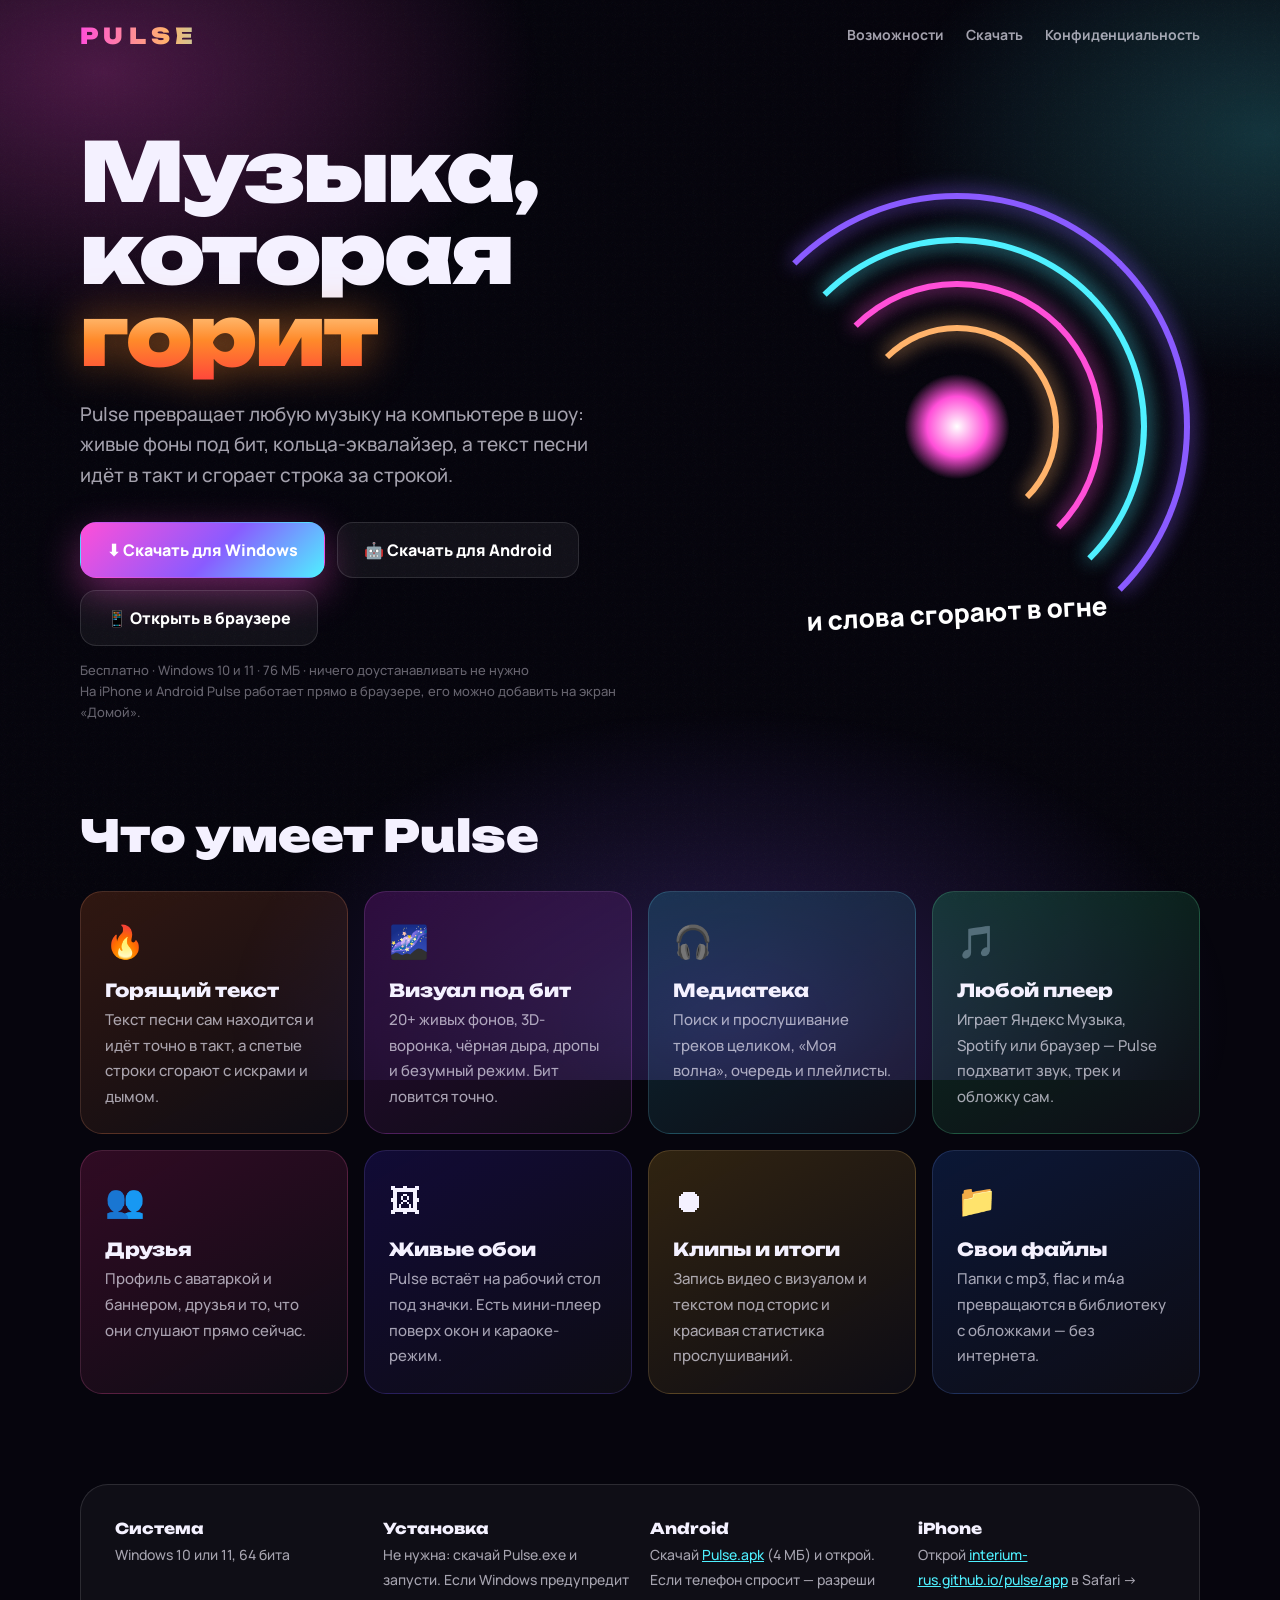
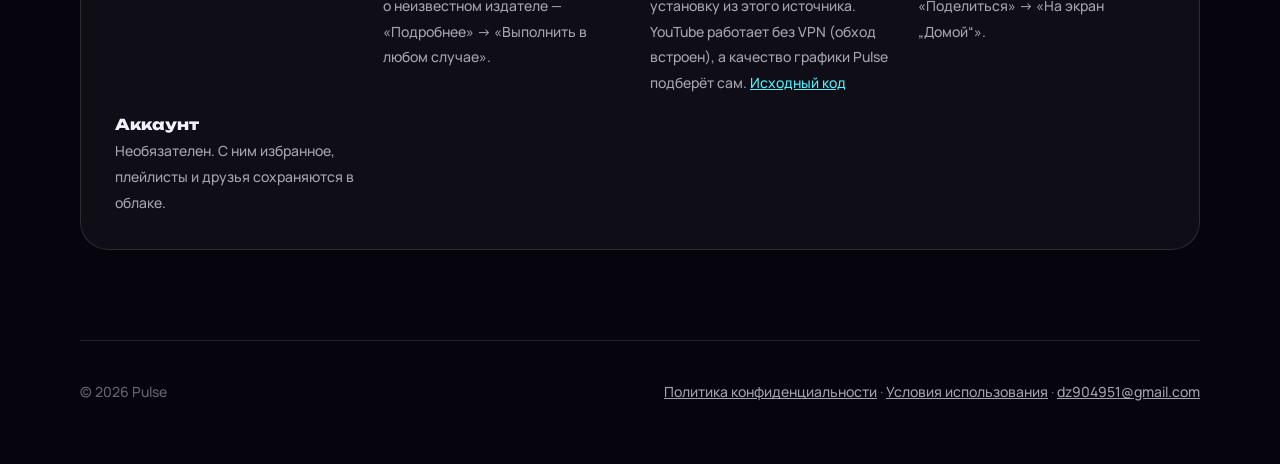
<file: index.html>
<!doctype html>
<html lang="ru">
<head>
<meta charset="utf-8">
<meta name="viewport" content="width=device-width, initial-scale=1">
<title>Pulse — музыка, которая горит</title>
<meta name="description" content="Pulse — музыкальный визуализатор для Windows: живые фоны под бит, горящий текст песен, медиатека, плейлисты и друзья.">
<link rel="icon" href="icon.png">
<link rel="preconnect" href="https://fonts.googleapis.com">
<link rel="stylesheet" href="https://fonts.googleapis.com/css2?family=Unbounded:wght@500;800;900&family=Manrope:wght@500;700;800&display=swap">
<style>
:root { --bg: #06050d; --ink: #f4f1ff; --dim: rgba(244,241,255,.66); --faint: rgba(244,241,255,.4); --line: rgba(244,241,255,.12); --a: #ff4fd8; --b: #4ff0ff; --c: #8a5bff; --fire: #ff8a2a; }
* { box-sizing: border-box; }
html { background: var(--bg); scroll-behavior: smooth; }
body { margin: 0; color: var(--ink); font: 500 16px/1.6 Manrope, "Segoe UI", system-ui, sans-serif; overflow-x: hidden; }
a { color: var(--b); }
.wrap { width: min(1120px, calc(100% - 32px)); margin: 0 auto; }
/* фон: переливающееся сияние и кольца */
.sky { position: fixed; inset: -20%; z-index: -2; background:
  radial-gradient(35% 30% at 20% 20%, rgba(255,79,216,.28), transparent 70%),
  radial-gradient(30% 28% at 85% 25%, rgba(79,240,255,.2), transparent 70%),
  radial-gradient(40% 35% at 55% 95%, rgba(138,91,255,.25), transparent 70%); animation: sky 24s ease-in-out infinite alternate; }
@keyframes sky { to { transform: translate(3%, -3%) rotate(6deg) scale(1.08); } }
.grain { position: fixed; inset: 0; z-index: -1; pointer-events: none; opacity: .06; background-image: url("data:image/svg+xml,%3Csvg xmlns='http://www.w3.org/2000/svg' width='120' height='120'%3E%3Cfilter id='n'%3E%3CfeTurbulence baseFrequency='.9'/%3E%3C/filter%3E%3Crect width='120' height='120' filter='url(%23n)'/%3E%3C/svg%3E"); }
nav { display: flex; align-items: center; justify-content: space-between; padding: 22px 0; }
.logo { font: 900 22px Unbounded, sans-serif; letter-spacing: .24em; background: linear-gradient(90deg, var(--a), #ffb36b, var(--b), var(--c), var(--a)); background-size: 300% 100%; -webkit-background-clip: text; background-clip: text; color: transparent; animation: sheen 7s linear infinite; text-decoration: none; }
@keyframes sheen { to { background-position: 300% 0; } }
nav .links { display: flex; gap: 22px; }
nav .links a { color: var(--dim); text-decoration: none; font-weight: 700; font-size: 14px; }
nav .links a:hover { color: var(--ink); }
/* главный экран */
.hero { display: grid; grid-template-columns: minmax(0, 1.1fr) minmax(0, .9fr); gap: 40px; align-items: center; padding: 60px 0 90px; }
.hero h1 { margin: 0; font: 900 clamp(42px, 6.4vw, 84px)/1 Unbounded, sans-serif; letter-spacing: -.03em; }
.hero h1 .burn { background: linear-gradient(180deg, #fff6c8, var(--fire) 55%, #ff3d3d); -webkit-background-clip: text; background-clip: text; color: transparent; filter: drop-shadow(0 0 22px rgba(255,138,42,.55)); animation: flick 1.6s ease-in-out infinite alternate; }
@keyframes flick { 50% { filter: drop-shadow(0 0 34px rgba(255,138,42,.85)); } }
.hero p { color: var(--dim); font-size: 19px; max-width: 46ch; margin: 22px 0 32px; }
.cta { display: flex; gap: 12px; flex-wrap: wrap; align-items: center; }
.btn { display: inline-flex; align-items: center; gap: 10px; padding: 16px 26px; border-radius: 16px; font: 800 16px Manrope, sans-serif; text-decoration: none; color: #fff; border: 1px solid var(--line); background: rgba(255,255,255,.05); transition: transform .2s, box-shadow .2s; }
.btn:hover { transform: translateY(-2px); }
.btn.main { background: linear-gradient(135deg, var(--a), var(--c) 55%, var(--b)); border-color: transparent; box-shadow: 0 14px 40px rgba(255,79,216,.4); }
.btn.main:hover { box-shadow: 0 18px 50px rgba(255,79,216,.6); }
.note { color: var(--faint); font-size: 13px; margin-top: 14px; }
/* визуал: кольца и горящая строка */
.vis { position: relative; aspect-ratio: 1; display: grid; place-items: center; }
.ring { position: absolute; border-radius: 50%; border: 6px solid transparent; border-top-color: var(--c1); border-right-color: var(--c1); filter: drop-shadow(0 0 10px var(--c1)); animation: spin var(--t) linear infinite; }
@keyframes spin { to { transform: rotate(360deg); } }
.core { width: 22%; aspect-ratio: 1; border-radius: 50%; background: radial-gradient(circle, #fff, var(--a) 40%, transparent 70%); animation: beat .47s ease-in-out infinite alternate; }
@keyframes beat { to { transform: scale(1.25); } }
.line { position: absolute; bottom: 8%; left: 50%; transform: translateX(-50%) rotate(-3deg); font: 800 clamp(18px, 2.2vw, 26px) Manrope, sans-serif; white-space: nowrap;
  background: linear-gradient(90deg, #fff 0 40%, #ffd27a 48%, var(--fire) 54%, transparent 62%); background-size: 260% 100%; -webkit-background-clip: text; background-clip: text; color: transparent; animation: burnline 3.2s linear infinite; }
@keyframes burnline { 0% { background-position: 0 0; } 100% { background-position: -160% 0; } }
/* возможности */
section h2 { font: 900 clamp(28px, 3.6vw, 44px)/1.1 Unbounded, sans-serif; margin: 0 0 30px; }
.grid { display: grid; grid-template-columns: repeat(auto-fill, minmax(250px, 1fr)); gap: 16px; }
.card { padding: 24px; border-radius: 22px; background: linear-gradient(150deg, hsla(var(--h),90%,55%,.18), rgba(255,255,255,.03)); border: 1px solid hsla(var(--h),90%,70%,.2); transition: transform .3s cubic-bezier(.2,1.4,.4,1); }
.card:hover { transform: translateY(-6px); }
.card i { font-style: normal; font-size: 32px; }
.card b { display: block; font: 800 18px Unbounded, sans-serif; margin: 12px 0 6px; }
.card span { color: var(--dim); font-size: 15px; }
.req { margin: 90px 0; padding: 34px; border-radius: 28px; background: rgba(255,255,255,.04); border: 1px solid var(--line); display: grid; grid-template-columns: repeat(auto-fit, minmax(220px, 1fr)); gap: 20px; }
.req b { display: block; font: 800 15px Unbounded, sans-serif; margin-bottom: 4px; }
.req span { color: var(--dim); font-size: 14px; }
footer { padding: 40px 0 60px; color: var(--faint); font-size: 14px; display: flex; gap: 20px; flex-wrap: wrap; justify-content: space-between; border-top: 1px solid var(--line); }
footer a { color: var(--dim); }
@media (max-width: 860px) { .hero { grid-template-columns: 1fr; } .vis { max-width: 380px; margin: 0 auto; } nav .links { display: none; } }
@media (prefers-reduced-motion: reduce) { *, *::before, *::after { animation: none !important; } }
</style>
</head>
<body>
<div class="sky"></div><div class="grain"></div>
<div class="wrap">
  <nav><a class="logo" href="./">PULSE</a><div class="links"><a href="#features">Возможности</a><a href="#download">Скачать</a><a href="privacy.html">Конфиденциальность</a></div></nav>

  <header class="hero">
    <div>
      <h1>Музыка,<br>которая <span class="burn">горит</span></h1>
      <p>Pulse превращает любую музыку на компьютере в шоу: живые фоны под бит, кольца-эквалайзер, а текст песни идёт в такт и сгорает строка за строкой.</p>
      <div class="cta" id="download">
        <a class="btn main" href="Pulse.exe" download>⬇ Скачать для Windows</a>
        <a class="btn" href="Pulse.apk" download>🤖 Скачать для Android</a>
        <a class="btn" href="app/">📱 Открыть в браузере</a>
      </div>
      <div class="note">Бесплатно · Windows 10 и 11 · 76 МБ · ничего доустанавливать не нужно<br>На iPhone и Android Pulse работает прямо в браузере, его можно добавить на экран «Домой».</div>
    </div>
    <div class="vis" aria-hidden="true">
      <div class="ring" style="width:96%;height:96%;--c1:#8a5bff;--t:9s"></div>
      <div class="ring" style="width:78%;height:78%;--c1:#4ff0ff;--t:6s;animation-direction:reverse"></div>
      <div class="ring" style="width:60%;height:60%;--c1:#ff4fd8;--t:4s"></div>
      <div class="ring" style="width:42%;height:42%;--c1:#ffb36b;--t:3s;animation-direction:reverse"></div>
      <div class="core"></div>
      <div class="line">и слова сгорают в огне</div>
    </div>
  </header>

  <section id="features">
    <h2>Что умеет Pulse</h2>
    <div class="grid">
      <div class="card" style="--h:20"><i>🔥</i><b>Горящий текст</b><span>Текст песни сам находится и идёт точно в такт, а спетые строки сгорают с искрами и дымом.</span></div>
      <div class="card" style="--h:290"><i>🌌</i><b>Визуал под бит</b><span>20+ живых фонов, 3D-воронка, чёрная дыра, дропы и безумный режим. Бит ловится точно.</span></div>
      <div class="card" style="--h:190"><i>🎧</i><b>Медиатека</b><span>Поиск и прослушивание треков целиком, «Моя волна», очередь и плейлисты.</span></div>
      <div class="card" style="--h:150"><i>🎵</i><b>Любой плеер</b><span>Играет Яндекс Музыка, Spotify или браузер — Pulse подхватит звук, трек и обложку сам.</span></div>
      <div class="card" style="--h:330"><i>👥</i><b>Друзья</b><span>Профиль с аватаркой и баннером, друзья и то, что они слушают прямо сейчас.</span></div>
      <div class="card" style="--h:250"><i>🖼</i><b>Живые обои</b><span>Pulse встаёт на рабочий стол под значки. Есть мини-плеер поверх окон и караоке-режим.</span></div>
      <div class="card" style="--h:40"><i>⏺</i><b>Клипы и итоги</b><span>Запись видео с визуалом и текстом под сторис и красивая статистика прослушиваний.</span></div>
      <div class="card" style="--h:220"><i>📁</i><b>Свои файлы</b><span>Папки с mp3, flac и m4a превращаются в библиотеку с обложками — без интернета.</span></div>
    </div>
  </section>

  <div class="req">
    <div><b>Система</b><span>Windows 10 или 11, 64 бита</span></div>
    <div><b>Установка</b><span>Не нужна: скачай Pulse.exe и запусти. Если Windows предупредит о неизвестном издателе — «Подробнее» → «Выполнить в любом случае».</span></div>
    <div><b>Android</b><span>Скачай <a href="Pulse.apk" download>Pulse.apk</a> (4 МБ) и открой. Если телефон спросит — разреши установку из этого источника. YouTube работает без VPN (обход встроен), а качество графики Pulse подберёт сам. <a href="https://github.com/INTERIUM-rus/pulse-android">Исходный код</a></span></div>
    <div><b>iPhone</b><span>Открой <a href="app/">interium-rus.github.io/pulse/app</a> в Safari → «Поделиться» → «На экран „Домой“».</span></div>
    <div><b>Аккаунт</b><span>Необязателен. С ним избранное, плейлисты и друзья сохраняются в облаке.</span></div>
  </div>

  <footer>
    <span>© 2026 Pulse</span>
    <span><a href="privacy.html">Политика конфиденциальности</a> · <a href="terms.html">Условия использования</a> · <a href="mailto:dz904951@gmail.com">dz904951@gmail.com</a></span>
  </footer>
</div>
</body>
</html>
</file>
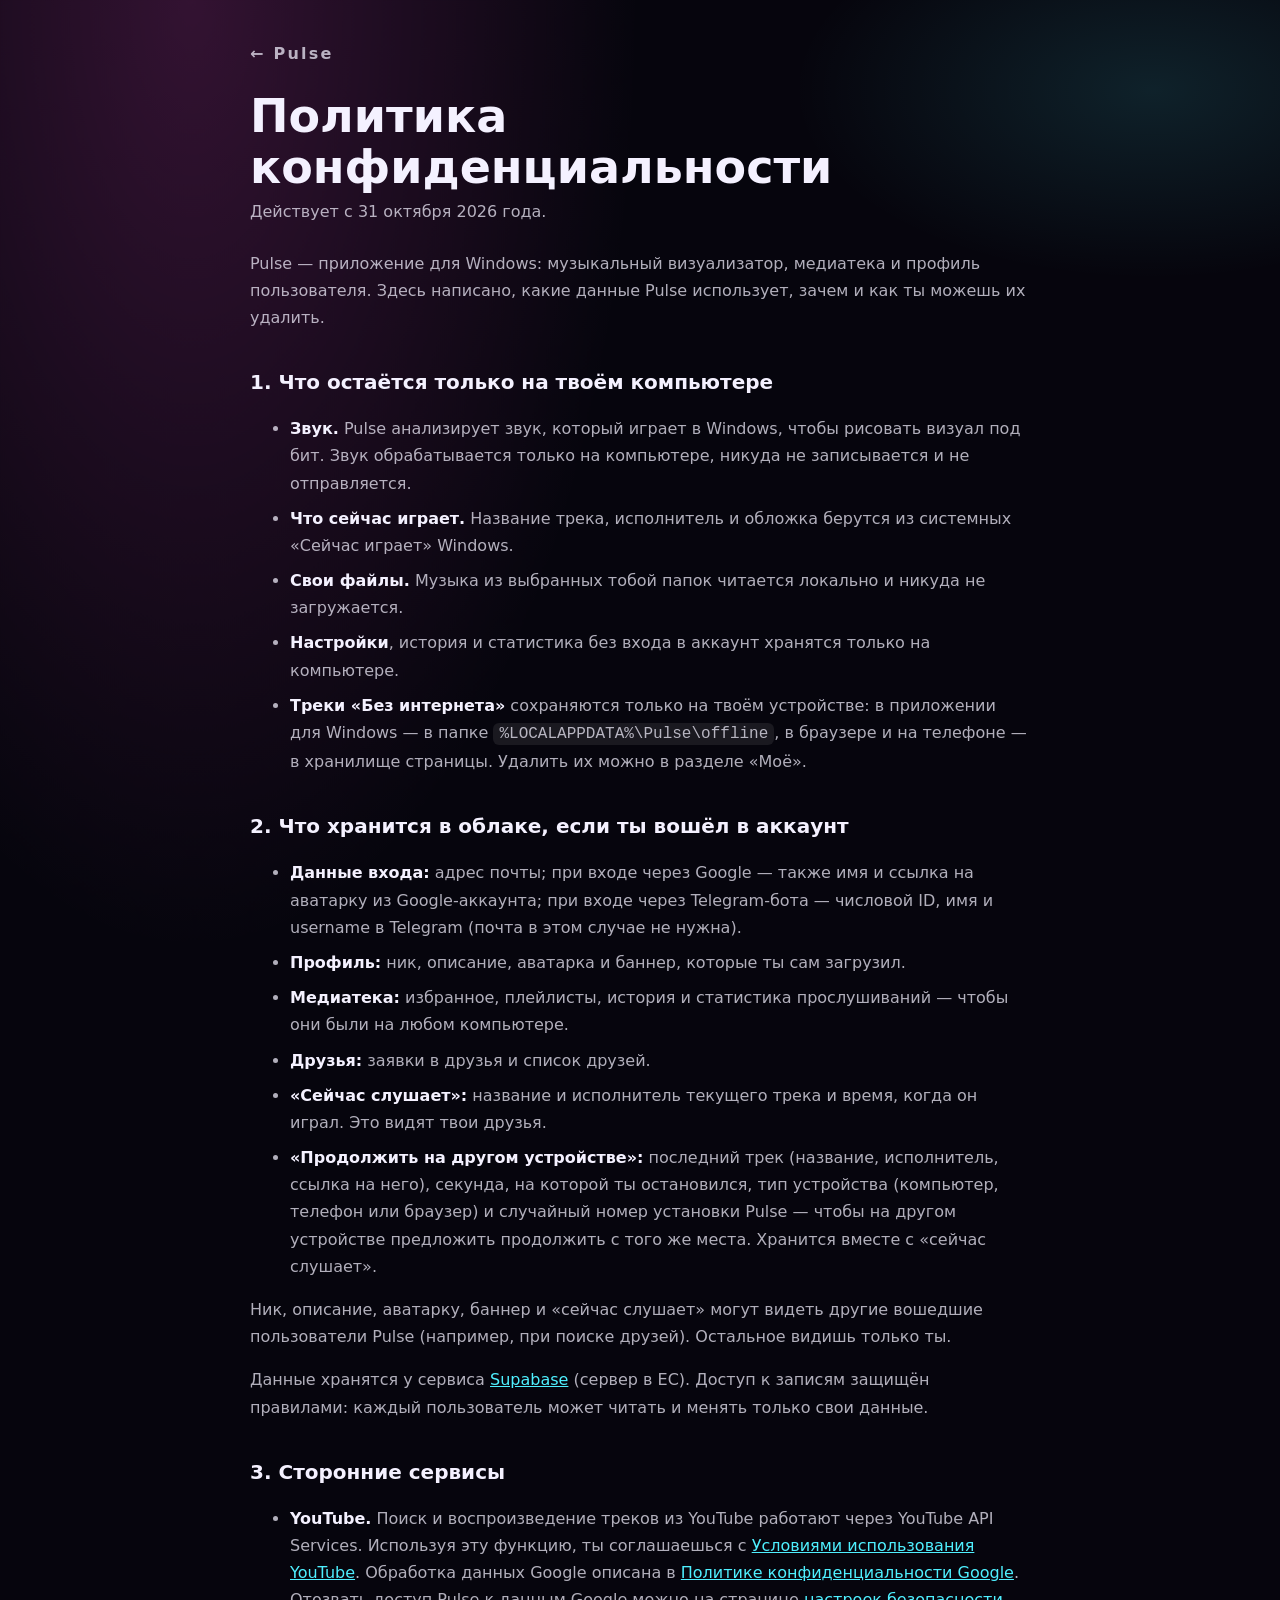
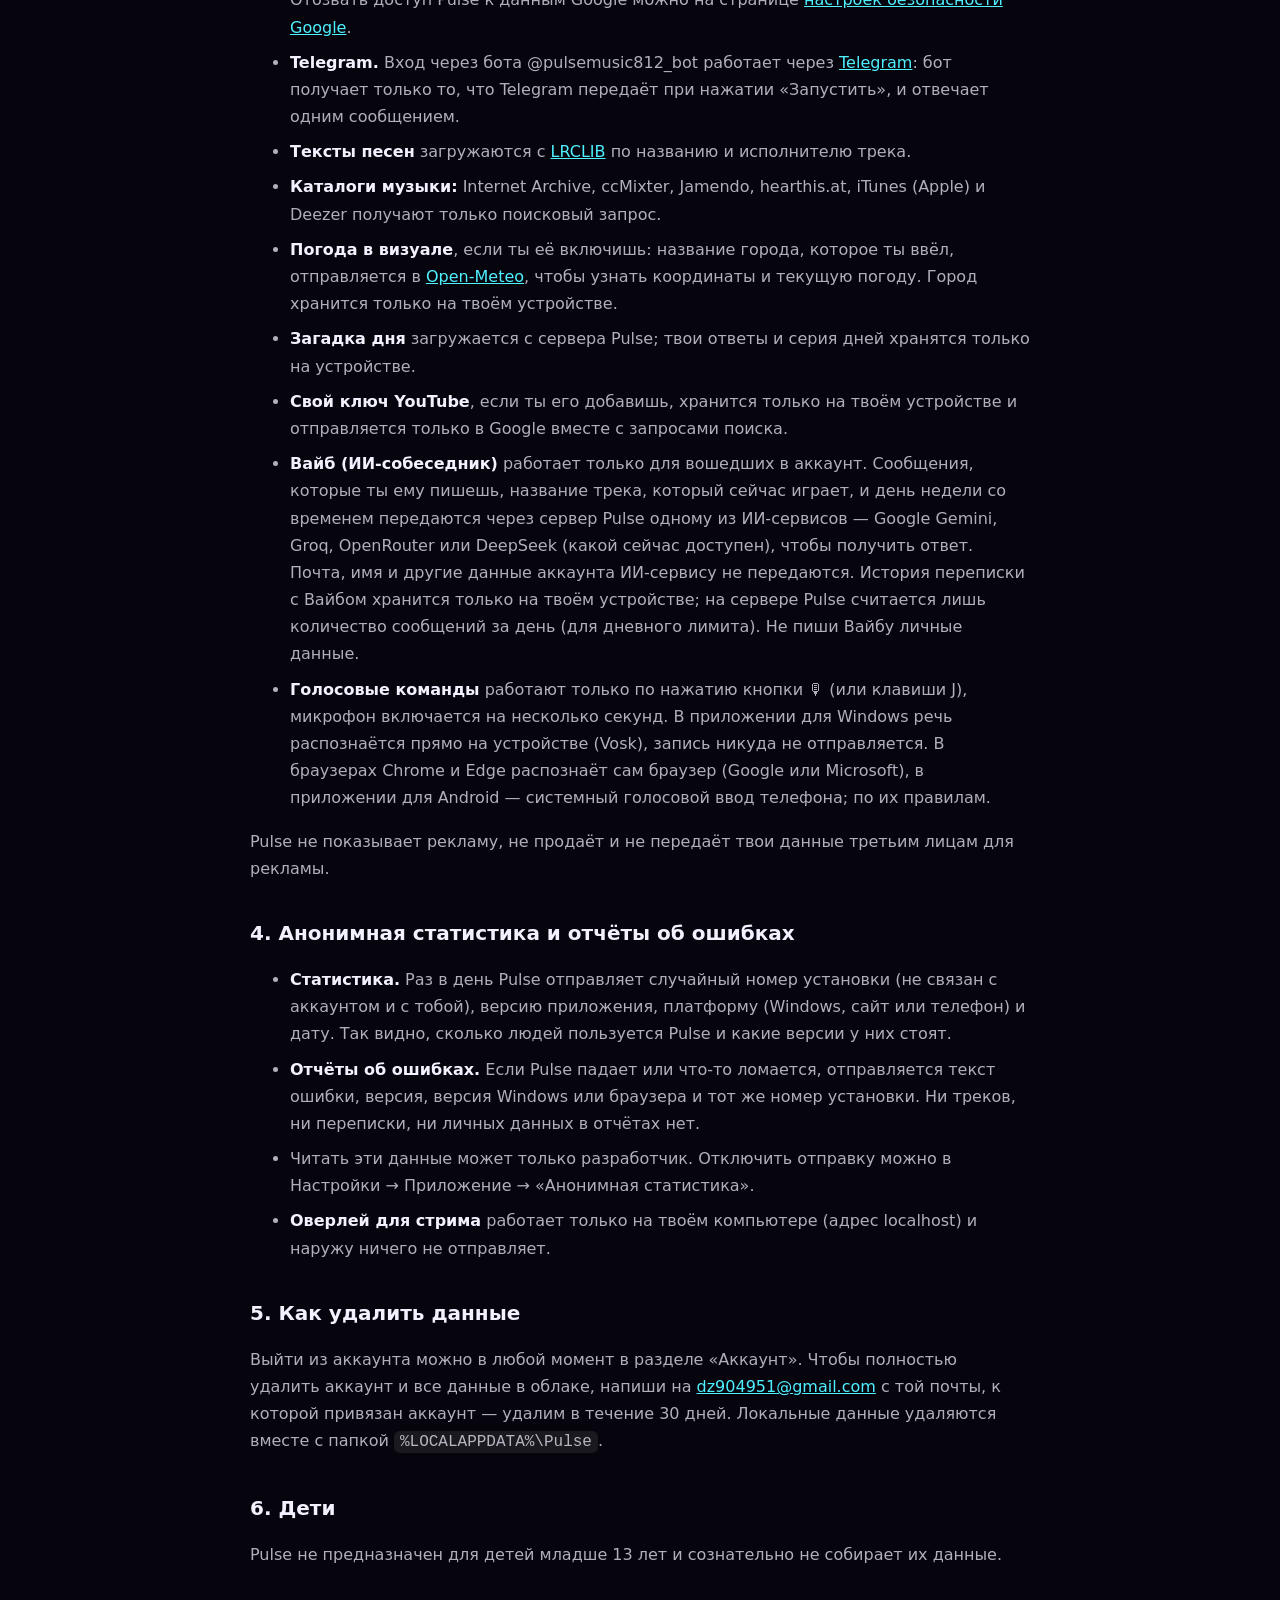
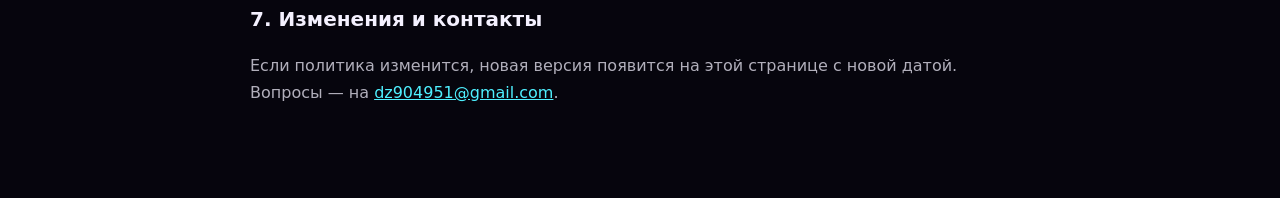
<file: privacy.html>
<!doctype html>
<html lang="ru">
<head>
<meta charset="utf-8">
<meta name="viewport" content="width=device-width, initial-scale=1">
<title>Pulse — политика конфиденциальности</title>
<link rel="icon" href="icon.png">
<link rel="stylesheet" href="doc.css">
</head>
<body>
<main class="doc">
<a class="back" href="./">← Pulse</a>
<h1>Политика конфиденциальности</h1>
<p class="upd">Действует с 31 октября 2026 года.</p>

<p>Pulse — приложение для Windows: музыкальный визуализатор, медиатека и профиль пользователя. Здесь написано, какие данные Pulse использует, зачем и как ты можешь их удалить.</p>

<h2>1. Что остаётся только на твоём компьютере</h2>
<ul>
  <li><b>Звук.</b> Pulse анализирует звук, который играет в Windows, чтобы рисовать визуал под бит. Звук обрабатывается только на компьютере, никуда не записывается и не отправляется.</li>
  <li><b>Что сейчас играет.</b> Название трека, исполнитель и обложка берутся из системных «Сейчас играет» Windows.</li>
  <li><b>Свои файлы.</b> Музыка из выбранных тобой папок читается локально и никуда не загружается.</li>
  <li><b>Настройки</b>, история и статистика без входа в аккаунт хранятся только на компьютере.</li>
  <li><b>Треки «Без интернета»</b> сохраняются только на твоём устройстве: в приложении для Windows — в папке <code>%LOCALAPPDATA%\Pulse\offline</code>, в браузере и на телефоне — в хранилище страницы. Удалить их можно в разделе «Моё».</li>
</ul>

<h2>2. Что хранится в облаке, если ты вошёл в аккаунт</h2>
<ul>
  <li><b>Данные входа:</b> адрес почты; при входе через Google — также имя и ссылка на аватарку из Google-аккаунта; при входе через Telegram-бота — числовой ID, имя и username в Telegram (почта в этом случае не нужна).</li>
  <li><b>Профиль:</b> ник, описание, аватарка и баннер, которые ты сам загрузил.</li>
  <li><b>Медиатека:</b> избранное, плейлисты, история и статистика прослушиваний — чтобы они были на любом компьютере.</li>
  <li><b>Друзья:</b> заявки в друзья и список друзей.</li>
  <li><b>«Сейчас слушает»:</b> название и исполнитель текущего трека и время, когда он играл. Это видят твои друзья.</li>
  <li><b>«Продолжить на другом устройстве»:</b> последний трек (название, исполнитель, ссылка на него), секунда, на которой ты остановился, тип устройства (компьютер, телефон или браузер) и случайный номер установки Pulse — чтобы на другом устройстве предложить продолжить с того же места. Хранится вместе с «сейчас слушает».</li>
</ul>
<p>Ник, описание, аватарку, баннер и «сейчас слушает» могут видеть другие вошедшие пользователи Pulse (например, при поиске друзей). Остальное видишь только ты.</p>
<p>Данные хранятся у сервиса <a href="https://supabase.com/privacy">Supabase</a> (сервер в ЕС). Доступ к записям защищён правилами: каждый пользователь может читать и менять только свои данные.</p>

<h2>3. Сторонние сервисы</h2>
<ul>
  <li><b>YouTube.</b> Поиск и воспроизведение треков из YouTube работают через YouTube API Services. Используя эту функцию, ты соглашаешься с <a href="https://www.youtube.com/t/terms">Условиями использования YouTube</a>. Обработка данных Google описана в <a href="https://policies.google.com/privacy">Политике конфиденциальности Google</a>. Отозвать доступ Pulse к данным Google можно на странице <a href="https://myaccount.google.com/permissions">настроек безопасности Google</a>.</li>
  <li><b>Telegram.</b> Вход через бота @pulsemusic812_bot работает через <a href="https://telegram.org/privacy">Telegram</a>: бот получает только то, что Telegram передаёт при нажатии «Запустить», и отвечает одним сообщением.</li>
  <li><b>Тексты песен</b> загружаются с <a href="https://lrclib.net">LRCLIB</a> по названию и исполнителю трека.</li>
  <li><b>Каталоги музыки:</b> Internet Archive, ccMixter, Jamendo, hearthis.at, iTunes (Apple) и Deezer получают только поисковый запрос.</li>
  <li><b>Погода в визуале</b>, если ты её включишь: название города, которое ты ввёл, отправляется в <a href="https://open-meteo.com">Open-Meteo</a>, чтобы узнать координаты и текущую погоду. Город хранится только на твоём устройстве.</li>
  <li><b>Загадка дня</b> загружается с сервера Pulse; твои ответы и серия дней хранятся только на устройстве.</li>
  <li><b>Свой ключ YouTube</b>, если ты его добавишь, хранится только на твоём устройстве и отправляется только в Google вместе с запросами поиска.</li>
  <li><b>Вайб (ИИ-собеседник)</b> работает только для вошедших в аккаунт. Сообщения, которые ты ему пишешь, название трека, который сейчас играет, и день недели со временем передаются через сервер Pulse одному из ИИ-сервисов — Google Gemini, Groq, OpenRouter или DeepSeek (какой сейчас доступен), чтобы получить ответ. Почта, имя и другие данные аккаунта ИИ-сервису не передаются. История переписки с Вайбом хранится только на твоём устройстве; на сервере Pulse считается лишь количество сообщений за день (для дневного лимита). Не пиши Вайбу личные данные.</li>
  <li><b>Голосовые команды</b> работают только по нажатию кнопки 🎙 (или клавиши J), микрофон включается на несколько секунд. В приложении для Windows речь распознаётся прямо на устройстве (Vosk), запись никуда не отправляется. В браузерах Chrome и Edge распознаёт сам браузер (Google или Microsoft), в приложении для Android — системный голосовой ввод телефона; по их правилам.</li>
</ul>
<p>Pulse не показывает рекламу, не продаёт и не передаёт твои данные третьим лицам для рекламы.</p>

<h2>4. Анонимная статистика и отчёты об ошибках</h2>
<ul>
  <li><b>Статистика.</b> Раз в день Pulse отправляет случайный номер установки (не связан с аккаунтом и с тобой), версию приложения, платформу (Windows, сайт или телефон) и дату. Так видно, сколько людей пользуется Pulse и какие версии у них стоят.</li>
  <li><b>Отчёты об ошибках.</b> Если Pulse падает или что-то ломается, отправляется текст ошибки, версия, версия Windows или браузера и тот же номер установки. Ни треков, ни переписки, ни личных данных в отчётах нет.</li>
  <li>Читать эти данные может только разработчик. Отключить отправку можно в Настройки → Приложение → «Анонимная статистика».</li>
  <li><b>Оверлей для стрима</b> работает только на твоём компьютере (адрес localhost) и наружу ничего не отправляет.</li>
</ul>

<h2>5. Как удалить данные</h2>
<p>Выйти из аккаунта можно в любой момент в разделе «Аккаунт». Чтобы полностью удалить аккаунт и все данные в облаке, напиши на <a href="mailto:dz904951@gmail.com">dz904951@gmail.com</a> с той почты, к которой привязан аккаунт — удалим в течение 30 дней. Локальные данные удаляются вместе с папкой <code>%LOCALAPPDATA%\Pulse</code>.</p>

<h2>6. Дети</h2>
<p>Pulse не предназначен для детей младше 13 лет и сознательно не собирает их данные.</p>

<h2>7. Изменения и контакты</h2>
<p>Если политика изменится, новая версия появится на этой странице с новой датой. Вопросы — на <a href="mailto:dz904951@gmail.com">dz904951@gmail.com</a>.</p>
</main>
</body>
</html>
</file>
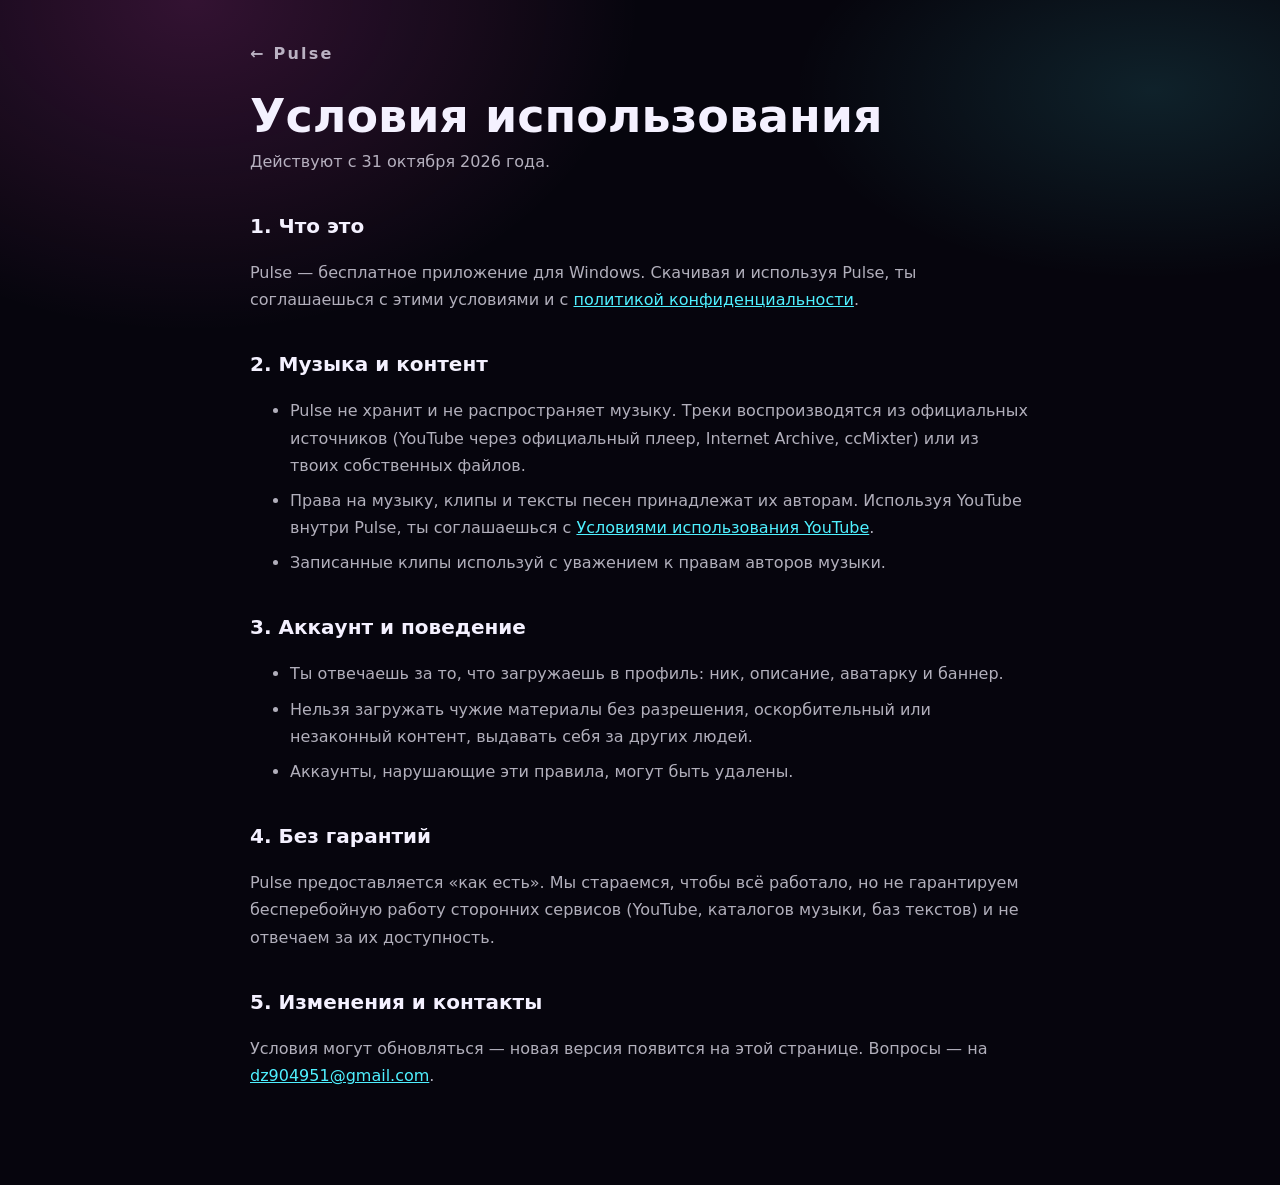
<file: terms.html>
<!doctype html>
<html lang="ru">
<head>
<meta charset="utf-8">
<meta name="viewport" content="width=device-width, initial-scale=1">
<title>Pulse — условия использования</title>
<link rel="icon" href="icon.png">
<link rel="stylesheet" href="doc.css">
</head>
<body>
<main class="doc">
<a class="back" href="./">← Pulse</a>
<h1>Условия использования</h1>
<p class="upd">Действуют с 31 октября 2026 года.</p>

<h2>1. Что это</h2>
<p>Pulse — бесплатное приложение для Windows. Скачивая и используя Pulse, ты соглашаешься с этими условиями и с <a href="privacy.html">политикой конфиденциальности</a>.</p>

<h2>2. Музыка и контент</h2>
<ul>
  <li>Pulse не хранит и не распространяет музыку. Треки воспроизводятся из официальных источников (YouTube через официальный плеер, Internet Archive, ccMixter) или из твоих собственных файлов.</li>
  <li>Права на музыку, клипы и тексты песен принадлежат их авторам. Используя YouTube внутри Pulse, ты соглашаешься с <a href="https://www.youtube.com/t/terms">Условиями использования YouTube</a>.</li>
  <li>Записанные клипы используй с уважением к правам авторов музыки.</li>
</ul>

<h2>3. Аккаунт и поведение</h2>
<ul>
  <li>Ты отвечаешь за то, что загружаешь в профиль: ник, описание, аватарку и баннер.</li>
  <li>Нельзя загружать чужие материалы без разрешения, оскорбительный или незаконный контент, выдавать себя за других людей.</li>
  <li>Аккаунты, нарушающие эти правила, могут быть удалены.</li>
</ul>

<h2>4. Без гарантий</h2>
<p>Pulse предоставляется «как есть». Мы стараемся, чтобы всё работало, но не гарантируем бесперебойную работу сторонних сервисов (YouTube, каталогов музыки, баз текстов) и не отвечаем за их доступность.</p>

<h2>5. Изменения и контакты</h2>
<p>Условия могут обновляться — новая версия появится на этой странице. Вопросы — на <a href="mailto:dz904951@gmail.com">dz904951@gmail.com</a>.</p>
</main>
</body>
</html>
</file>
<file: doc.css>
:root { --bg: #06050d; --ink: #f4f1ff; --dim: rgba(244,241,255,.72); --line: rgba(244,241,255,.12); }
html { background: var(--bg); }
body { margin: 0; color: var(--ink); font: 500 16px/1.7 Manrope, "Segoe UI", system-ui, sans-serif;
  background: radial-gradient(50% 40% at 15% 0%, rgba(255,79,216,.18), transparent 70%), radial-gradient(40% 30% at 90% 10%, rgba(79,240,255,.12), transparent 70%) fixed; }
.doc { width: min(780px, calc(100% - 32px)); margin: 0 auto; padding: 40px 0 80px; }
.back { display: inline-block; margin-bottom: 24px; color: var(--dim); text-decoration: none; font-weight: 800; letter-spacing: .14em; }
h1 { font: 900 clamp(30px, 5vw, 46px)/1.1 "Segoe UI Black", system-ui, sans-serif; margin: 0 0 6px; }
h2 { font-size: 20px; margin: 34px 0 10px; }
.upd { color: var(--dim); margin: 0 0 24px; }
p, li { color: var(--dim); }
li { margin-bottom: 8px; }
b { color: var(--ink); }
a { color: #4ff0ff; }
code { background: rgba(255,255,255,.08); padding: 2px 6px; border-radius: 6px; }
</file>
